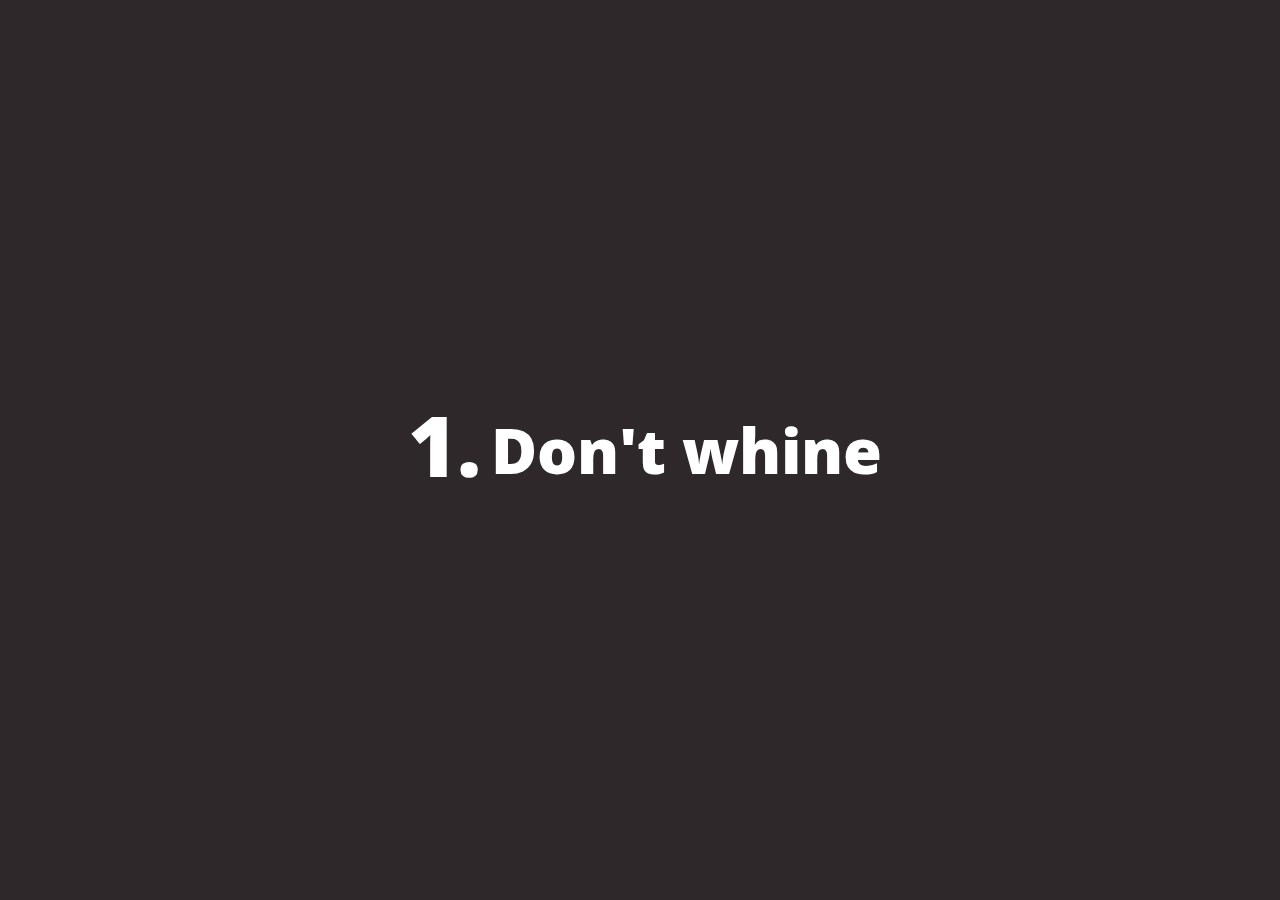
<file: instructionmanual.html>
<!DOCTYPE html>
<html lang="en">

<head>
    <meta charset="UTF-8">
    <meta name="viewport" content="width=device-width, initial-scale=1.0">
    <meta name="description" content="">
    <meta name="keywords" content="">
    <meta name="author" content="Michele De Giorgi">

    <title>Destruction/Instruction Manual - The Digital Humanities 2.0</title>

    <link rel="stylesheet" type="text/css" href="css/style.css">
    <link rel="icon" type="image/png" href="img/favicon.gif">
    <script src="script/main.js"></script>
</head>

<body class="instructionmanual">
    <div class="wrapper">
        <div class="slider">
            <div class="slide slide1">
                <div class="slide-content">
                    <span class="rulenumber">1.</span><span>Don't whine</span>
                </div>
            </div>
            <div class="slide slide2">
                <div class="slide-content">
                    <span class="rulenumber">2.</span><span>Spread the word</span>
                </div>
            </div>
            <div class="slide slide3">
                <div class="slide-content">
                    <span class="rulenumber">3.</span><span>Throw an idea</span>
                </div>
            </div>
            <div class="slide slide4">
                <div class="slide-content">
                    <span class="rulenumber">4.</span><span>Join up</span>
                </div>
            </div>
            <div class="slide slide5">
                <div id="slide-content-5" class="slide-content">
                    <a href="#Ready"><button id="button5"><span>5. Move on</span></button></a>
                </div>
            </div>
        </div>
    </div>

</body>

</html>
</file>
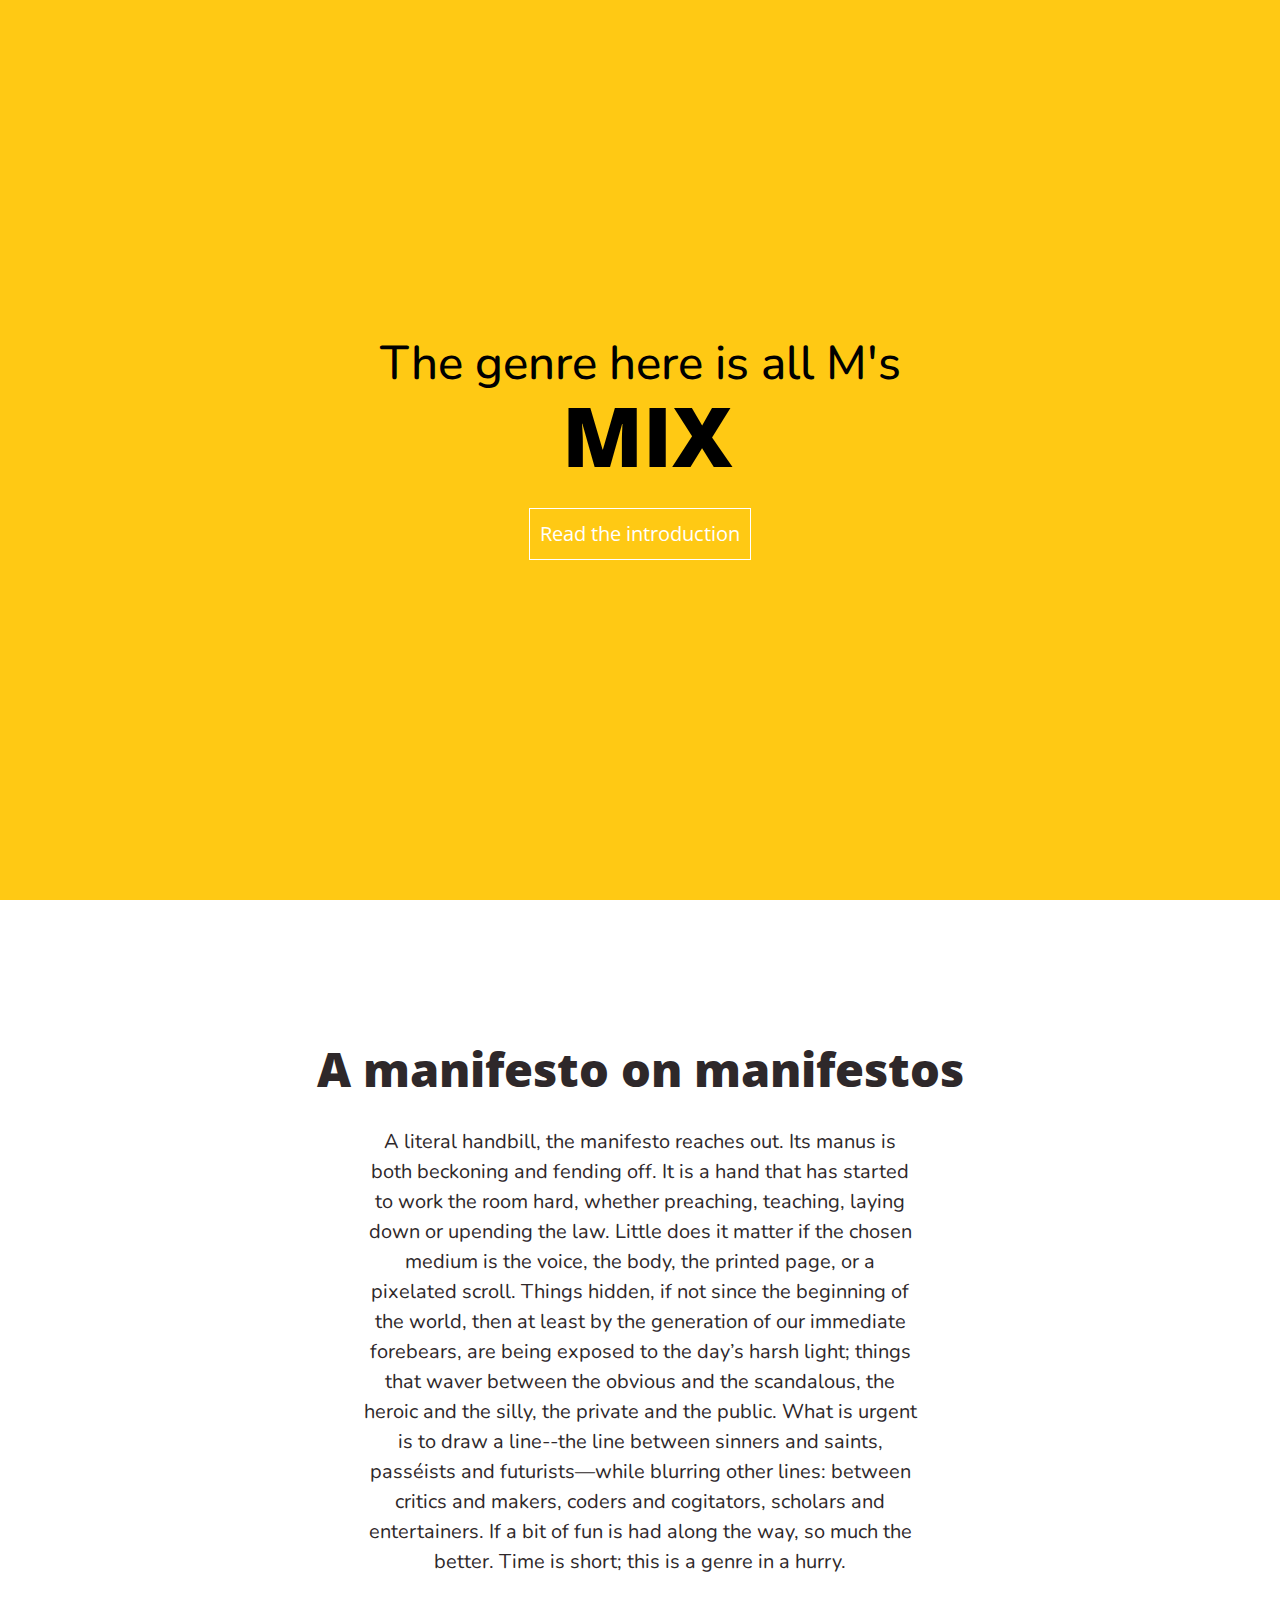
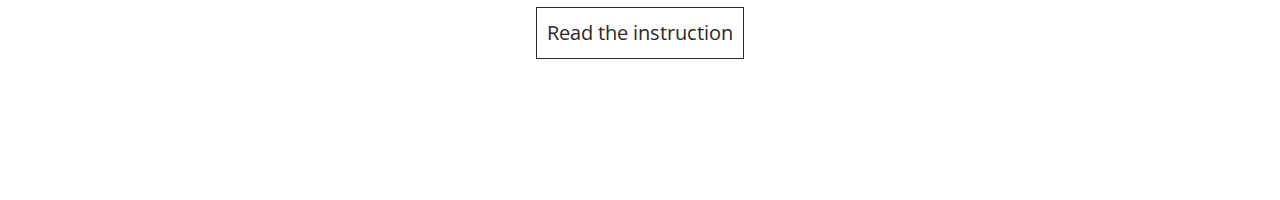
<file: introduction.html>
<!DOCTYPE html>
<html lang="en">

<head>
    <meta charset="UTF-8">
    <meta name="viewport" content="width=device-width, initial-scale=1.0">
    <meta name="description" content="">
    <meta name="keywords" content="">
    <meta name="author" content="Michele De Giorgi">

    <title>A manifesto on manifestos - The Digital Humanities 2.0</title>

    <link rel="stylesheet" type="text/css" href="css/style.css">
    <link rel="icon" type="image/png" href="img/favicon.gif">
    <script src="script/main.js"></script>
</head>

<body class="introduction">
    <section class="intro-header">
        <div class="container">
            <p>The genre here is all M's</p>
            <div class="slider-wrapper">
                <div class="slider">
                    <div class="slider-text1">Mix</div>
                    <div class="slider-text2">Match</div>
                    <div class="slider-text3">Mash</div>
                    <div class="slider-text4">Manifest</div>
                </div>
            </div>
            <a href="#intro-content" class="btn">Read the introduction</a>
        </div>
    </section>

    <section id="intro-content">
        <div class="container">
            <h2>A manifesto on manifestos</h2>
            <p>
                A literal handbill, the manifesto reaches out.
                Its manus is both beckoning and fending off.
                It is a hand that has started to work the room hard,
                whether preaching, teaching, laying down or upending the law.
                Little does it matter if the chosen medium is the voice, the body,
                the printed page, or a pixelated scroll.
                Things hidden, if not since the beginning of the world, then at least
                by the generation of our immediate forebears, are being exposed to the day’s harsh light;
                things that waver between the obvious and the scandalous, the heroic and the silly,
                the private and the public. What is urgent is to draw
                a line--the line between sinners and saints, passéists and futurists—while blurring other lines:
                between critics and makers, coders and cogitators, scholars and entertainers.
                If a bit of fun is had along the way, so much the better.
                Time is short; this is a genre in a hurry.
            </p>
            <a href="instructionmanual.html" class="btn">Read the instruction</a>
        </div>
    </section>
</body>

</html>
</file>
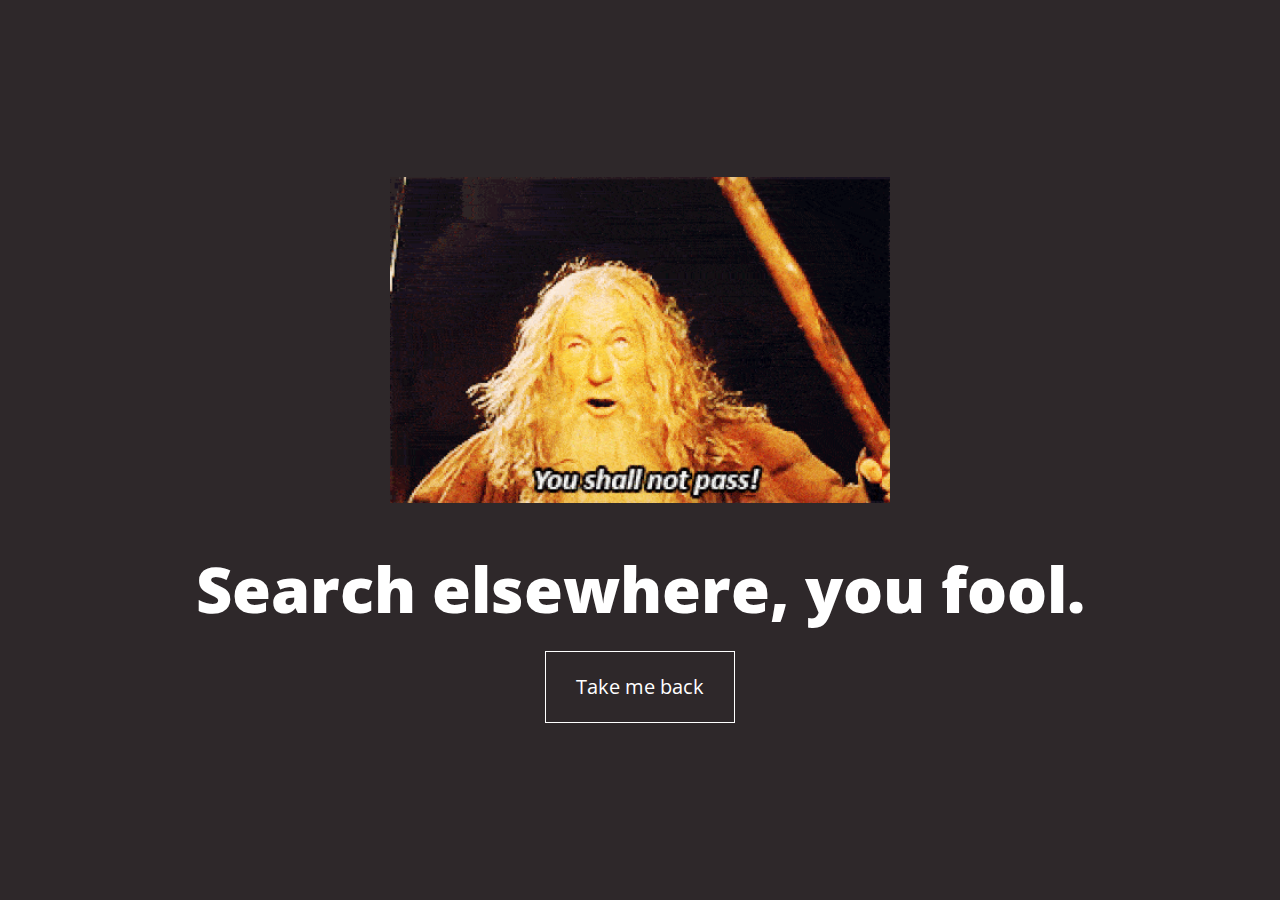
<file: searchelsewhere.html>
<!DOCTYPE html>
<html lang="en">

<head>
    <meta charset="UTF-8">
    <meta name="viewport" content="width=device-width, initial-scale=1.0">
    <meta name="description" content="">
    <meta name="keywords" content="">
    <meta name="author" content="Michele De Giorgi">

    <title>Search elsewhere, you fool</title>

    <link rel="stylesheet" type="text/css" href="css/style.css">

    <script src="script/main.js"></script>
</head>

<body class="searchelsewhere">
    <section class="nopage">
        <div class="container">
            <img src="img/youshallnotpass.gif" alt="">
            <h1>Search elsewhere, you fool.</h1>
            <a href="beforewestart.html" class="btn">Take me back</a>
        </div>
    </section>
</body>

</html>
</file>
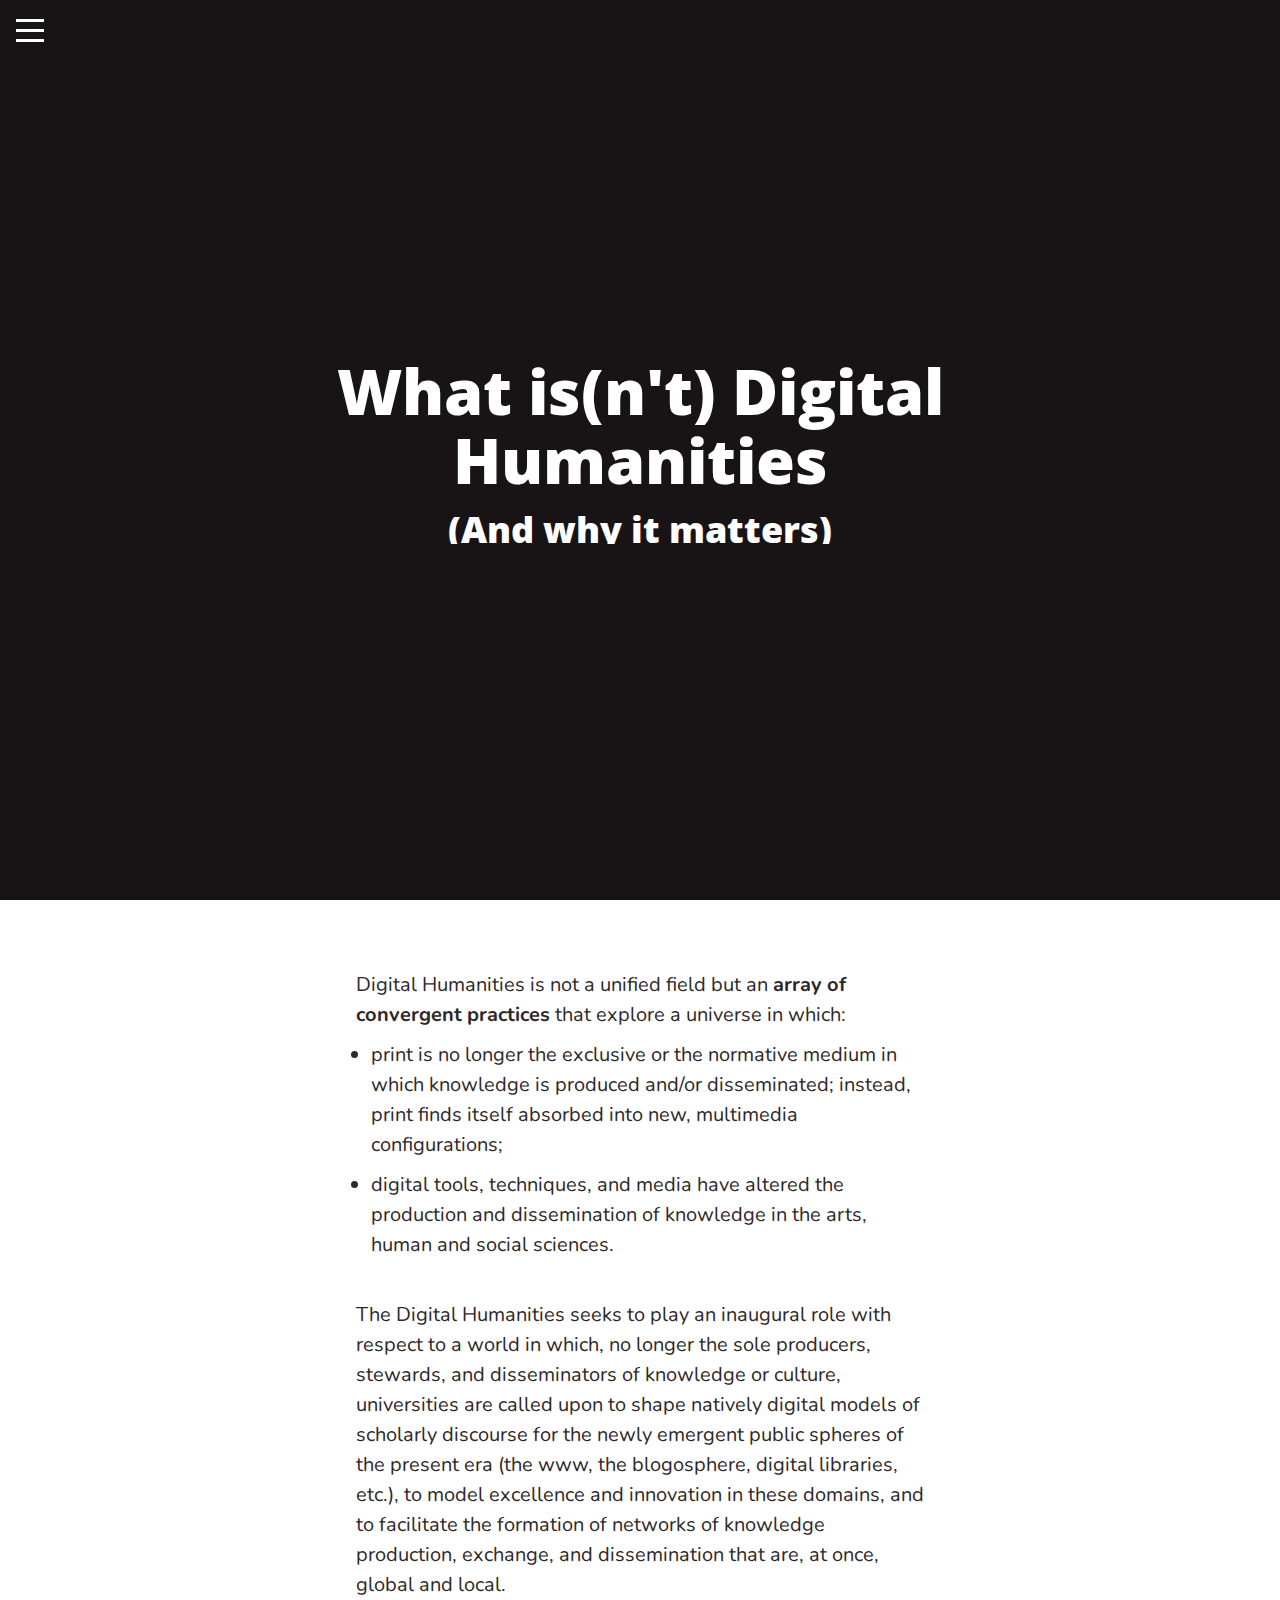
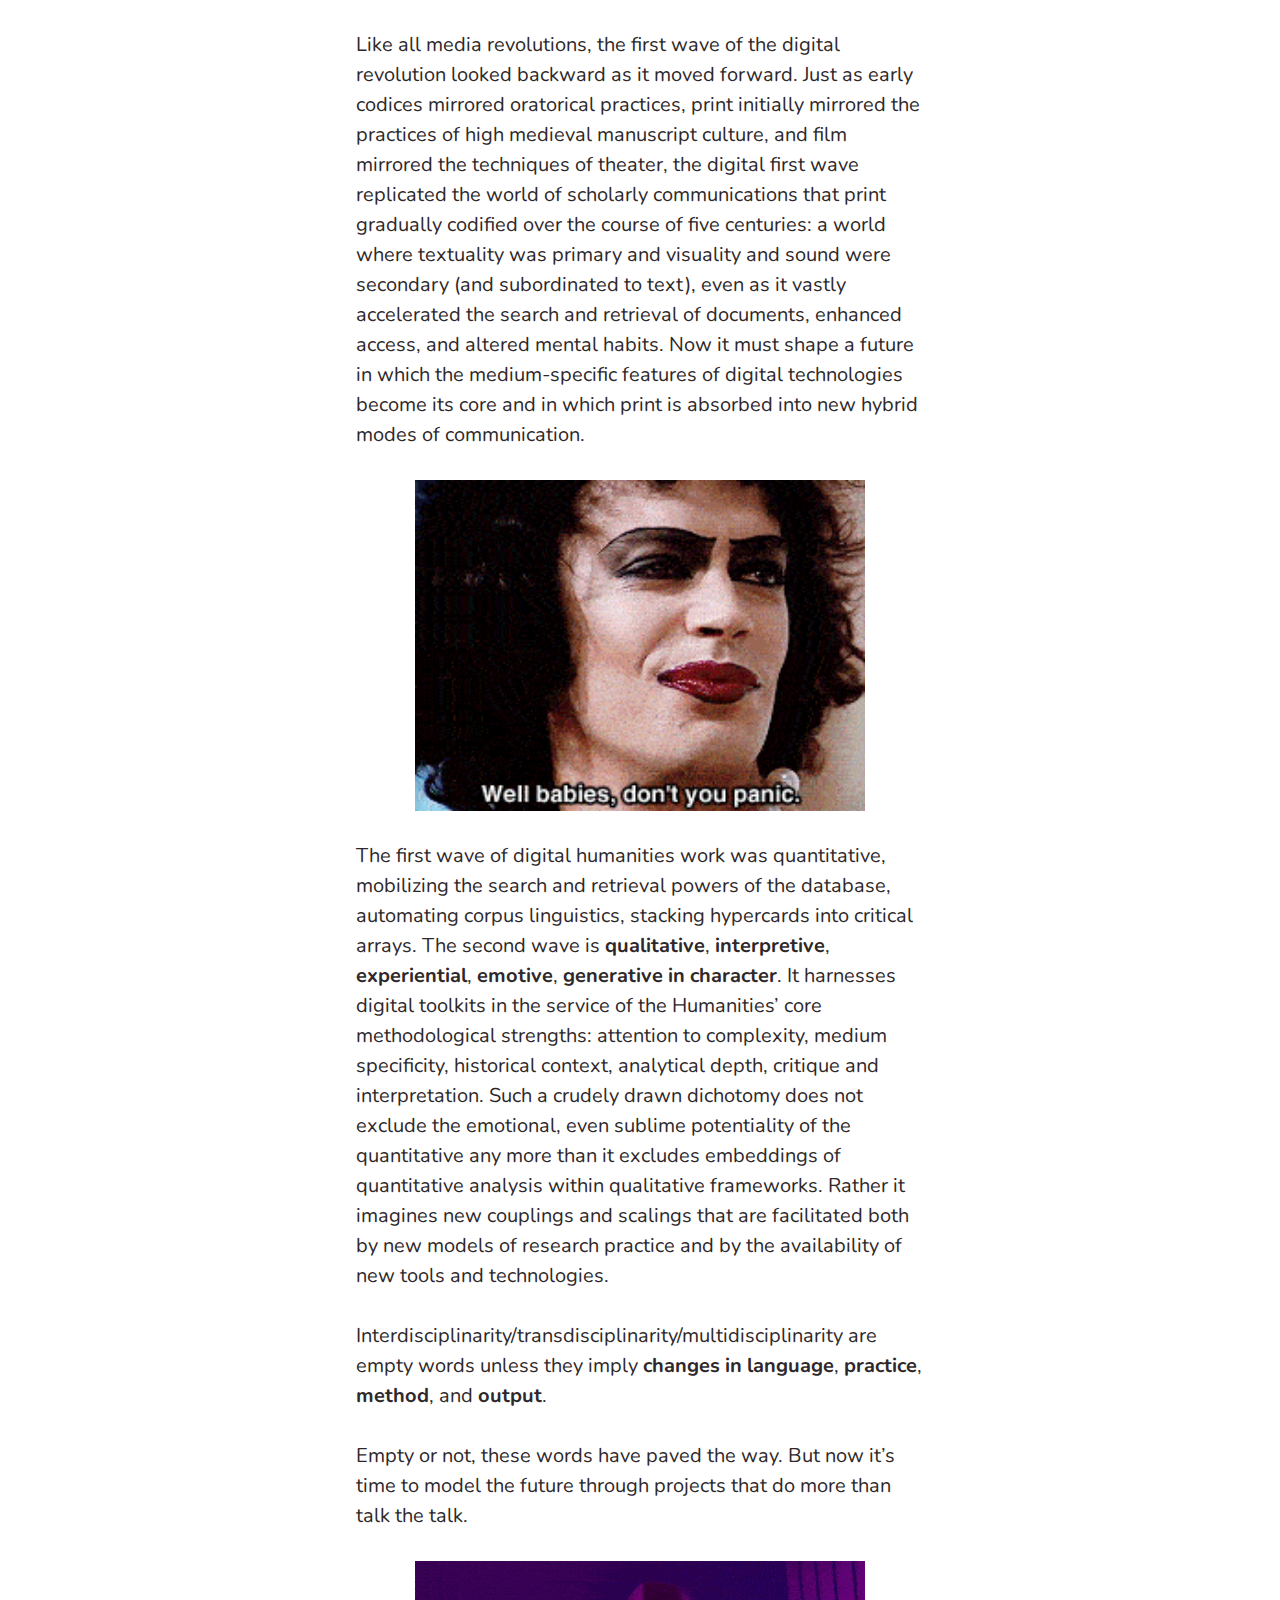
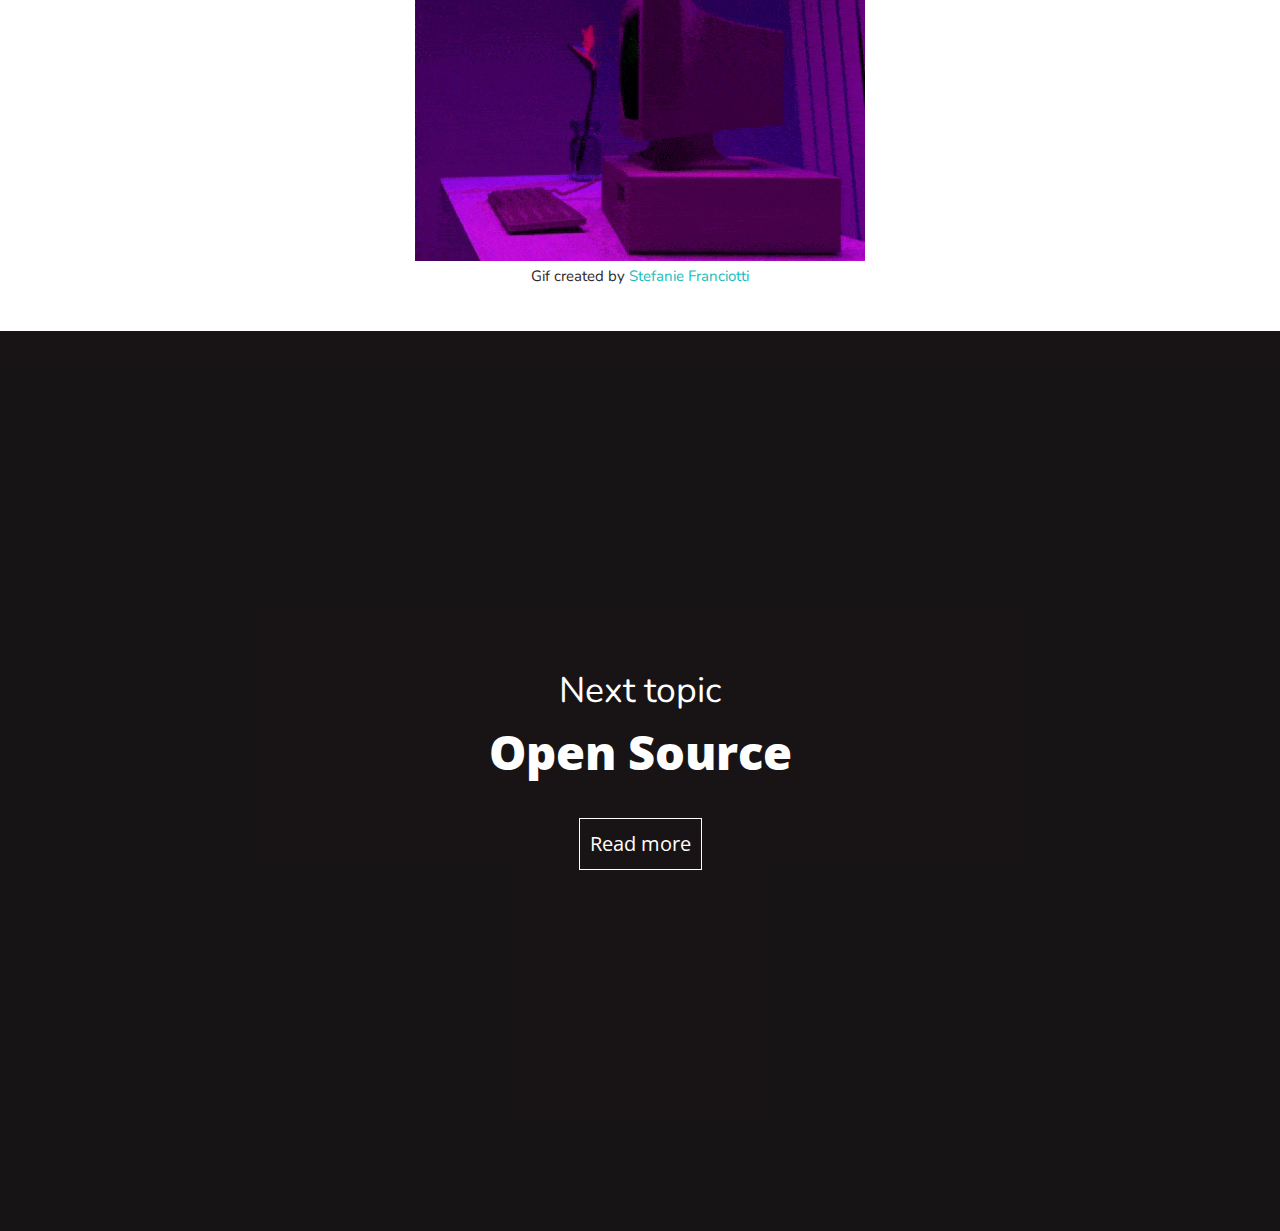
<file: topic/whatdh.html>
<!DOCTYPE html>
<html lang="en">


<head>
    <meta charset="UTF-8">
    <meta name="viewport" content="width=device-width, initial-scale=1.0">
    <meta name="description" content="">
    <meta name="keywords" content="">
    <meta name="author" content="Michele De Giorgi">

    <title>What is(n't) Digital Humanities - The Digital Humanities 2.0</title>

    <link rel="stylesheet" type="text/css" href="../css/style.css">
    <link rel="stylesheet" type="text/css" href="../css/menu.css">
    <link rel="icon" type="image/png" href="../img/favicon.gif">
    <script src="../script/main.js"></script>
</head>

<body class="topicpage">
    <!-- Navbar -->
    <div class="menu-wrap">
        <input type="checkbox" id="toggler" class="toggler">
        <div class="hamburger">
            <div id="hamburger"></div>
        </div>
        <div class="menu">
            <div id="menubackground">
                <div>
                    <ul>
                        <li><a href="../index.html">Home</a></li>
                        <li><a href="../instructionmanual.html">Instruction Manual</a></li>
                        <li><a id="aboutmenu" href="../index.html#about">About</a></li>
                        <li><a href="whatdh.html">What is(n't) Digital Humanities</a></li>
                        <li><a href="opensource.html">Open Source</a></li>
                        <li><a href="generativehumanities.html">Generative Humanities</a></li>
                        <li><a href="processgod.html">Process is the new god</a></li>
                        <li><a href="theorypractice.html">Making theory, making practice</a></li>
                        <li><a href="curation.html">Curation</a></li>
                        <li><a href="discfinitude.html">Disciplinary finitude</a></li>
                        <li><a href="beyonddh.html">Beyond Digital Humanities</a></li>
                    </ul>
                </div>
            </div>
        </div>
    </div>

    <section class="intro-showcase">
        <div class="video-container topic1">
            <video src="https://i.imgur.com/sVNxs60.mp4" autoplay muted loop></video>
        </div>
        <div class="container">
            <h1>What is(n't) Digital Humanities</h1>
            <h3>(And why it matters)</h3>
        </div>
    </section>

    <section class="topic-content">
        <div class="content-container">
            <p>
                Digital Humanities is not a unified field but an <strong>array of convergent practices</strong>
                that explore a universe in which:
            </p>
            <ul>
                <li>
                        print is no longer the exclusive or the normative medium in which knowledge
                        is produced and/or disseminated; instead, print finds itself absorbed into new,
                        multimedia configurations;
                </li>
                <li>
                        digital tools, techniques, and media have altered the production and dissemination
                        of knowledge in the arts, human and social sciences.
                </li>
            </ul>
            <p>
                The Digital Humanities seeks to play an inaugural role with respect to a world in which, no longer
                the sole producers, stewards, and disseminators of knowledge or culture, universities are called upon
                to shape natively digital models of scholarly discourse for the newly emergent public spheres of the
                present
                era (the www, the blogosphere, digital libraries, etc.), to model excellence and innovation in these
                domains, and to facilitate the formation of networks of knowledge production, exchange, and
                dissemination
                that are, at once, global and local.
            </p>
            <p>
                Like all media revolutions, the first wave of the digital revolution looked backward as it moved
                forward.
                Just as early codices mirrored oratorical practices, print initially mirrored the practices of high
                medieval
                manuscript culture, and film mirrored the techniques of theater, the digital first wave replicated the
                world
                of scholarly communications that print gradually codified over the course of five centuries: a world
                where
                textuality was primary and visuality and sound were secondary (and subordinated to text), even as it
                vastly
                accelerated the search and retrieval of documents, enhanced access, and altered mental habits. Now it
                must
                shape a future in which the medium-specific features of digital technologies become its core and in
                which
                print is absorbed into new hybrid modes of communication.
            </p>
            <img src="../img/dontpanic.gif" alt="Tim Curry in 'The Rocky Horror Picture Show' saying don't you panic baby">
            <p>
                The first wave of digital humanities work was quantitative, mobilizing the search and retrieval powers
                of
                the database, automating corpus linguistics, stacking hypercards into critical arrays. The second wave
                is
                <strong>qualitative</strong>, <strong>interpretive</strong>, <strong>experiential</strong>,
                <strong>emotive</strong>,
                <strong>generative in character</strong>. It harnesses digital toolkits in
                the service of the Humanities’ core methodological strengths: attention to complexity, medium
                specificity,
                historical context, analytical depth, critique and interpretation. Such a crudely drawn dichotomy does
                not
                exclude the emotional, even sublime potentiality of the quantitative any more than it excludes
                embeddings of
                quantitative analysis within qualitative frameworks. Rather it imagines new couplings and scalings that
                are
                facilitated both by new models of research practice and by the availability of new tools and
                technologies.
            </p>
            <p>
                Interdisciplinarity/transdisciplinarity/multidisciplinarity are empty words unless they imply
                <strong>changes in
                    language</strong>, <strong>practice</strong>, <strong>method</strong>, and <strong>output</strong>.
            </p>
            <p>
                Empty or not, these words have paved the way. But now it’s time to model the future through projects
                that do
                more than talk the talk.
            </p>
            
            <figure>
                <img src="../img/comehere.gif" alt="A digital hand comes out from a monitor and invites us to follow it">
                <figcaption>Gif created by <a href="https://giphy.com/stefanie_franciotti" target="_blank" rel="noopener noreferrer">Stefanie Franciotti</a></figcaption>
            </figure>
        </div>
    </section>

    <section class="next-topic-showcase">
        <div class="video-container topic1">
            <video src="https://i.imgur.com/KFdgv0i.mp4" autoplay muted loop></video>
        </div>
        <div class="container">
            <p>Next topic</p>
            <h2>Open Source</h2>
            <a href="opensource.html" class="btn">Read more</a>
        </div>
    </section>

</body>

</html>
</file>
<file: css/style.css>
@import url('https://fonts.googleapis.com/css2?family=Open+Sans:ital,wght@0,300;0,400;0,600;0,700;0,800;1,300;1,400;1,600;1,700;1,800&display=swap');
@import url('https://fonts.googleapis.com/css2?family=Nunito:ital,wght@0,200;0,300;0,400;0,600;0,700;0,800;0,900;1,200;1,300;1,400;1,600;1,700;1,800;1,900&display=swap');

/* Reset for box-sizing */
*,
*::before,
*::after {
    box-sizing: border-box;
    margin: 0;
    padding: 0;
}

html {
    scroll-behavior: smooth;
}

body {
    font-family: 'Open Sans', sans-serif, 'Nunito', sans-serif;
    font-size: 1.25em;
    line-height: 1.5em;
    margin: 0;
    padding: 0;
}

.main {
    opacity: 0;
    display: none;
    transition: opacity 2s ease-in;
}

.container {
    width: 100%;
    margin: auto;
    text-align: center;
    overflow: hidden;
    padding: 0rem 1rem;
}

/* Typography */
h1,
h2,
h3,
h4 {
    font-family: 'Open Sans', sans-serif;
    font-weight: 800;
}

p {
    font-family: 'Nunito', sans-serif;
}

/* Buttons */
.btn {
    display: inline-block;
    padding: 20px 35px;
    background: rgba(1, 0, 0, 0);
    color: #fff;
    border-radius: 0px;
    border: 1px #fff solid;
    margin-top: 5px;
    font-size: 0.75em;
    text-decoration: none;
    cursor: pointer;
}

.btn:hover {
    background: #17bebbff;
    transform: scale(0.98);
}

/* Before we start page*/
.intro-showcase {
    position: relative;
    width: 100%;
    height: 100vh;
    display: flex;
    flex-direction: column;
    align-items: center;
    justify-content: center;
    text-align: center;
    padding: 0 20px;
    color: #FFF;
}

.intro-showcase .btn {
    margin: 10px 50px;
}

.intro-showcase #no:hover {
    background-color: #e4572eff;
}

.intro-showcase h1 {
    line-height: 1.1em;
    font-weight: 800;
    font-size: 1.777em;
    margin-bottom: 20px;
}

.video-container {
    position: absolute;
    top: 0;
    left: 0;
    width: 100%;
    height: 100%;
    overflow: hidden;
    background: center / cover no-repeat url(mg/intro-cover.jpg), #2e282aff;
}

.video-container video {
    min-width: 100%;
    min-height: 100%;
    object-fit: cover;
    position: absolute;
    top: 50%;
    left: 50%;
    transform: translate(-50%, -50%);
}

.video-container::after {
    content: "";
    position: absolute;
    top: 0;
    left: 0;
    height: 100%;
    width: 100%;
    background-color: rgba(1, 0, 0, 0.5)
}

.intro-showcase .container {
    z-index: 10;
}

/* Search elsewhere page */
.nopage {
    display: flex;
    justify-content: center;
    align-items: center;
    height: 100vh;
    background: #2e282aff;
}

.nopage img {
    width: 100%;
}

.nopage h1 {
    color: #fff;
    font-size: 1.777em;
    line-height: 1.2em;
    margin: 40px 0px 20px 0px;
}

.nopage .btn {
    padding: 10px 10px;
}

.nopage .btn:hover {
    background-color: #e4572eff;
}

/* Introduction page */
.intro-header {
    background-color: #ffc914ff;
    height: 100vh;
    display: flex;
    justify-content: center;
    align-items: center;
}

.intro-header .container p {
    font-size: 1.777em;
    font-weight: 500;
    line-height: 1em;
}

.slider-wrapper {
    font-size: 2.369em;
    font-weight: 800;
    font-family: 'Open Sans', sans-serif;
    text-transform: uppercase;
    display: flex;
    align-items: center;
    justify-content: center;
    margin-top: 20px;
}

.intro-header .slider {
    height: 70px;
    padding-top: 10px;
    padding-left: 15px;
    overflow: hidden;
}

.intro-header .slider div {
    height: 50px;
    margin-bottom: 50px;
    padding: 2px 15px;
    text-align: center;
    box-sizing: border-box;
}

.slider-text1 {
    animation: slide 2.5s linear infinite;
}

@keyframes slide {
    0% {
        margin-top: -400px;
    }

    11% {
        margin-top: -300px;
    }

    22% {
        margin-top: -300px;
    }

    33% {
        margin-top: -200px;
    }

    44% {
        margin-top: -200px;
    }

    55% {
        margin-top: -100px;
    }

    66% {
        margin-top: -100px;
    }

    77% {
        margin-top: 0px;
    }

    100% {
        margin-top: 0px;
    }
}

#intro-content {
    height: 100vh;
    width: 100%;
    display: flex;
    justify-content: center;
    align-items: center;
}

#intro-content .container {
    padding: 50px 15px;
}

#intro-content .container h2 {
    color: #2e282aff;
    font-size: 1.777em;
    line-height: 1.2em;
    margin-bottom: 30px;
}

#intro-content .container p {
    color: #2e282aff;
}

.intro-header .btn {
    margin-top: 30px;
    padding: 10px 10px;
}

#intro-content .btn {
    margin-top: 30px;
    padding: 10px 10px;
    border: 1px solid #2e282aff;
    color: #2e282aff;
}

.intro-header .btn:hover {
    background: #2e282aff;
}

#intro-content .btn:hover {
    background: #2e282aff;
    border: 1px solid #FFF;
    color: #fff;
}

/* Instruction manual page */
.wrapper {
    position: relative;
    margin: 0;
    padding: 0;
}

.slide-content {
    display: flex;
    justify-content: center;
    align-items: center;
    height: 100vh;
    color: #fff;
    cursor: pointer;
}

.slide-content span:first-child {
    color: #fff;
    font-size: 1.777em;
    margin-top: -3px;
}

.slide-content span {
    margin-left: 10px;
    font-size: 1.777em;
    font-weight: 800;
}


.slide1 {
    background: #2e282aff;
    -webkit-touch-callout: none;
    -webkit-user-select: none;
    -khtml-user-select: none;
    -moz-user-select: none;
    -ms-user-select: none;
    user-select: none;
}

.slide2 {
    background: #ffc914ff;
    -webkit-touch-callout: none;
    -webkit-user-select: none;
    -khtml-user-select: none;
    -moz-user-select: none;
    -ms-user-select: none;
    user-select: none;
}

.slide3 {
    background: #e4572eff;
    -webkit-touch-callout: none;
    -webkit-user-select: none;
    -khtml-user-select: none;
    -moz-user-select: none;
    -ms-user-select: none;
    user-select: none;
}

.slide4 {
    background: #76b041ff;
    -webkit-touch-callout: none;
    -webkit-user-select: none;
    -khtml-user-select: none;
    -moz-user-select: none;
    -ms-user-select: none;
    user-select: none;
}

.slide5 {
    background: #17bebbff;
    -webkit-touch-callout: none;
    -webkit-user-select: none;
    -khtml-user-select: none;
    -moz-user-select: none;
    -ms-user-select: none;
    user-select: none;
}

.slide-content #button5 span {
    font-family: 'Open Sans', sans-serif;
    color: #fff;
    font-size: 2.369em;
    margin-top: 0;
}

.slide5 #button5 {
    height: 20px;
    width: auto;
    background: rgba(0, 0, 0, 0);
    border: 0;
    animation: CreateButton 1s ease 1 normal forwards;
    cursor: pointer;
}

.slide5 #button5:hover {
    background: #e4572eff;
    transform: scale(0.98);
}

@keyframes CreateButton {
    from {
        border: 0 #fff solid;
        padding: 0;
        padding-top: 0;
        height: 0;
    }

    to {
        border: 1px #fff solid;
        padding: 10px 10px;
        height: 100px;

    }
}

#Ready {
    display: flex;
    flex-direction: column;
    align-items: center;
    justify-content: center;
    height: 100vh;
}

#Ready h2 {
    color: #2e282aff;
    font-size: 1.777em;

}

#Ready p {
    font-family: 'Nunito', sans-serif;
    color: #2e282aff;
    font-size: 1em;
    margin-top: 35px;
}

#Ready .btn {
    margin-top: 25px;
    padding: 10px 10px;
    border: 1px solid #2e282aff;
    color: #2e282aff;
    cursor: pointer;
}

/* Homepage */
.topic {
    display: flex;
    align-items: center;
    justify-content: center;
    height: 50vh;
    width: 100%;
    line-height: 1.6em;
    font-size: 1em;
}

.topic h2 {
    line-height: 1.1em;
    padding: 35px 0;
}

.topic .btn {
    padding: 5px 15px;
}

.topic1 {
    background: #2e282aff;
    color: #fff;
}

.topic2 {
    background: #17bebbff;

    color: #fff;
}

.topic3 {
    background: #ffc914ff;
    color: #fff;
}

.topic4 {
    background: #76b041ff;
    color: #fff;
}

.topic5 {
    background: #2e282aff;
    color: #fff;
}

.topic6 {
    background: #17bebbff;
    color: #fff;
}

.topic7 {
    background: #76b041ff;
    color: #fff;
}

.topic8 {
    background: #e4572eff;
    color: #fff;
}

.topic .btn:hover {
    background: #fff;
    color: #2e282aff;
}

#about {
    background: #2e282aff;
    height: auto;
    width: 100%;
    height: auto;
    padding: 50px 0;
}

#about .container {
    text-align: start;
}

#about .container h2 {
    text-align: center;
    color: #fff;
    font-size: 1.777em;
    line-height: 1.2em;
    margin: 0;
    padding: 15px;
}

#about .container blockquote {
    font-family: 'Nunito', sans-serif;
    font-size: 1em;
    color: #fff;
    margin: 0 0 20px 0;
}

#about .container blockquote>p {
    font-size: 0.75em;
    margin: 5px;
    padding: 0;
}

#about .container p {
    color: #fff;
    margin: 25px 0;
}

#about .container p a {
    color: #17bebbff;
    text-decoration: none;
}

#about .container p>a:hover {
    text-decoration: underline;
}

#about .credits {
    font-size: 0.75em;
}

/* Topic related code */
.topic-content {
    width: 100%;
    height: auto;
    display: flex;
    justify-content: center;
    font-family: 'Nunito', sans-serif;
    color: #2e282aff;
    padding: 0;
}

.topic-content h2,
.topic-content h3 {
    text-align: center;
    margin-top: 65px;
    line-height: 1.1em;
}

.topic-content h3 {
    margin-bottom: 20px;
}

.topic-content p {
    margin: 30px 0;
}

.topic-content p>img {
    padding: 30px 0;
}

.topic-content ul {

    margin: -20px 0px 30px 15px;
}

.topic-content ul li {
    padding-bottom: 10px;
}

.topic-content img {
    display: block;
    margin: auto;
    width: 100%;
}

.topic-content picture {
    display: block;
    margin: 30px auto;
    margin: 30px 0;
}

.topic-content picture>p {
    margin-top: 5px;
    margin-bottom: 50px;
}

.topic-content figcaption {
    text-align: center;
    font-size: 0.75em;
}

.topic-content figcaption a {
    color: #17bebbff;
    text-decoration: none;
}

.topic-content figcaption a:hover {
    text-decoration: underline;
}

.content-container {
    margin: 0;
    overflow: hidden;
    padding: 2.5rem 1rem;
    width: 30em;
}

.next-topic-showcase {
    position: relative;
    width: 100%;
    height: 100vh;
    display: flex;
    flex-direction: column;
    align-items: center;
    justify-content: center;
    text-align: center;
    padding: 0 20px;
    color: #FFF;
}

.next-topic-showcase .container {
    z-index: 10;
}

.next-topic-showcase .btn {
    padding: 10px
}

.next-topic-showcase .container .btn:hover {
    transform: scale(0.98);
    background: #fff;
    color: #000;
}

.next-topic-showcase h2 {
    font-size: 1.777em;
    line-height: 1.3em;
    margin: 15px 0;
}

.next-topic-showcase p {
    font-size: 1.333em;
    margin: 5px 0;
}

.next-topic-showcase .btn {
    margin: 20px 0;
}

/* What is(n't) Digital Humanities page */
.topic1 video {
    left: 90%;
}

/* Open source page */
.topic-slide-content {
    display: flex;
    justify-content: center;
    align-items: center;
    flex-direction: column;
    min-height: 85vh;
    color: #fff;
    cursor: pointer;
    padding: 20px;
    text-align: center;
}

.topicslider {
    display: flex;
    align-items: center;
    flex-direction: column;
}

.topicslider h2 {
    text-align: center;
    font-size: 1.777em;
    line-height: 1.2em;
    color: #2e282aff;
    margin: 30px 0;
}

.topicslider img {
    width: 100%;
}

.topicslider .slide1 {
    background: #76b041ff;
}

.topicslider .slide2 {
    background: #ffc914ff;
}

.topicslider .slide3 {
    background: #e4572eff;
}

.topic-slide-content span {
    font-size: 2.369em;
    font-weight: 800;
    margin: 40px 0;
}

/* Process is the new god page */
.topic-content .content-container span {
    text-decoration: line-through;
}

.topic-content .chad,
.topic-content .virgin {
    margin: 30px 0;
    display: flex;
    align-items: center;
    flex-direction: column;
}

.topic-content .chad img,
.topic-content .virgin img {
    width: 50%;
    margin: 15px 0 35px 0;
}

/* Making theory, making practice page */
.topic-content .logo {
    width: 200px;
}

/* Media queries */
@media screen and (min-width: 480px) {
    .container {
        width: 100%;
    }

    /* Topic related code */
    .intro-showcase h1 {
        font-size: 2.369em;
    }

    .intro-showcase h3 {
        font-size: 1.333em;
    }

    .topic-content h2 {
        font-size: 1.777em;
    }

    .topic-content h3 {
        font-size: 1em;
    }

    .topic-content img {
        width: 450px;
    }

    .next-topic-showcase h2 {
        font-size: 1.777em;
    }

    /* Search elsewhere page */
    .nopage img {
        width: 400px;
    }

    /* Introduction page*/
    .slider-wrapper {
        font-size: 3.157em;
    }

    #intro-content .container h2 {
        font-size: 2.369em;
    }

    #intro-content .container {
        width: 80%;
    }

    /* Instruction */
    .slide-content span:first-child {
        font-size: 2.369em;
    }

    .slide-content span {
        font-size: 2.369em;
        font-weight: 800;
    }

    #Ready h2 {
        font-size: 2.369em;
    }

    #Ready p {
        font-size: 1em;
    }

    /* Homepage */
    .topic .btn {
        font-size: 0.75em;
    }

    .topic {
        font-size: 1.333em;
    }

    #about .container h2 {
        font-size: 2.369em;
    }

    /* What isn't Digital Humanities page */
    .video-container video {
        left: 450px;
    }

    /* Open source page */
    .topicslider img {
        width: 450px;
        margin-bottom: 30px;
    }

    /* Process is the new god page */
    .topic-content .chad img,
    .topic-content .virgin img {
        width: 200px;
        height: auto;
    }
}

@media screen and (min-width: 768px) {
    .container {
        width: 80%;
    }

    .btn {
        font-size: 1em;
    }

    /* Before we start page*/
    .intro-showcase h1 {
        font-size: 2.369em;
    }

    .intro-showcase .container {
        width: 80%;
    }

    /* Search elsewhere page */
    .nopage h1 {
        font-size: 2.369em;
    }

    .nopage img {
        width: 400px;
    }

    /* Introduction page */
    .slider-wrapper {
        font-size: 3.157em;
    }

    #intro-content .container p {
        padding: 0 80px;
    }

    #intro-content .container h2 {
        font-size: 2.369em;
    }

    /* Instruction */
    .slide-content span {
        font-size: 3.157em;
    }

    .slide-content span:first-child {
        font-size: 4.209em;
        margin-top: -10px;
    }

    .slide-content #button5 span {
        font-size: 3.157em;
    }

    .slide-content #button5 span {
        font-size: 4.209em;
    }

    @keyframes CreateButton {
        from {
            border: 0 #fff solid;
            padding: 0;
            padding-top: 0;
            height: 0;
        }

        to {
            border: 1px #fff solid;
            padding: 10px 10px;
            height: 120px;

        }
    }

    #Ready h2 {
        font-size: 3.157em;
    }

    #Ready p {
        font-size: 1em;
        margin-top: 50px;
        margin-bottom: 10px;
    }

    /* Homepage */
    .pagetitle {
        font-size: 1.777em;
    }

    .topic .btn {
        font-size: 0.75em;
    }

    .topic {
        font-size: 1.333em;
    }

    #about .container h2 {
        font-size: 3.157em;
    }

    #about .container {
        text-align: center;
    }

    #about .container p,
    #about .container blockquote {
        padding: 0 80px;
    }

}

@media screen and (min-width: 992px) {
    .container {
        width: 80%;
    }

    /* Topic related code */
    .intro-showcase h1 {
        font-size: 3.157em;
    }

    .intro-showcase h3 {
        font-size: 1.777em;
    }

    .topic-content h2 {
        font-size: 1.777em;
    }

    .topic-content h3 {
        font-size: 1em;
    }

    .topic-content img {
        width: 450px;
    }

    .next-topic-showcase h2 {
        font-size: 2.369em;
    }

    .next-topic-showcase p {
        font-size: 1.777em;
    }


    /* Before we start page*/
    .intro-showcase .container {
        width: 80%;
    }

    /* Search elsewhere page */
    .nopage h1 {
        font-size: 2.369em;
    }

    .nopage .btn {
        padding: 20px 30px;
    }

    .nopage img {
        width: 400px;
    }

    /* Introduction page */
    .slider-wrapper {
        font-size: 3.157em;
    }

    #intro-content .container p {
        padding: 0 150px;
    }

    #intro-content .container h2 {
        font-size: 2.369em;
    }

    /* Homepage */
    #about .container p,
    #about .container blockquote {
        padding: 0 150px;
    }

    /* Instruction */
    .slide-content span {
        font-size: 3.157em;
    }

    .slide-content span:first-child {
        font-size: 4.209em;
        margin-top: -10px;
    }

    .slide-content #button5 span {
        font-size: 3.157em;
    }

    .slide-content #button5 span {
        font-size: 4.209em;
    }

    @keyframes CreateButton {
        from {
            border: 0 #fff solid;
            padding: 0;
            padding-top: 0;
            height: 0;
        }

        to {
            border: 1px #fff solid;
            padding: 10px 10px;
            height: 120px;

        }
    }

    #Ready h2 {
        font-size: 3.157em;
    }

    #Ready p {
        font-size: 1.333em;
        margin-top: 50px;
        margin-bottom: 20px;
    }

    /* Homepage */
    .topics {
        display: flex;
        flex-wrap: wrap;
    }

    .topic {
        width: 50%;
    }

    /* What isn't Digital Humanities page */
    .video-container video {
        left: 50%;
    }


    /* Open source page */
    .topic-slide-content {
        padding: 20px 220px;
    }

    .topic-slide-content span {
        font-size: 3.157em;
    }

    .topicslider img {
        width: 500px;
    }
}

@media screen and (min-width: 1200px) {
    .container {
        width: 80%;
    }

    /* Before we start page*/
    .intro-showcase .container {
        width: 80%;
    }

    /* Search elsewhere page */
    .nopage h1 {
        font-size: 3.157em;
    }

    .nopage img {
        width: 500px;
    }

    /* Introduction page */
    .slider-wrapper {
        font-size: 4.209em;
    }

    .intro-header .container p {
        font-size: 2.369em;
        font-weight: 500;
    }

    #intro-content .container p {
        padding: 0 220px;
    }

    #intro-content .container h2 {
        font-size: 2.369em;
    }

    /* Homepage */
    #about .container p,
    #about .container blockquote {
        padding: 0 200px;
    }

    /* Open source page */
    .topic-slide-content {
        padding: 20px 300px;
    }

    .topicslider img {
        width: 40%;
    }
}
</file>
<file: css/menu.css>
.menu-wrap {
    position: fixed;
    top: 0;
    left: 0;
    z-index: 99;
}

.menu-wrap .toggler {
    position: absolute;
    top: 0;
    left: 0;
    z-index: 999;
    cursor: pointer;
    width: 50px;
    height: 50px;
    opacity: 0;
}

.menu-wrap .hamburger {
    position: absolute;
    top: 0;
    left: 0;
    z-index: 1;
    padding: 1rem;
    width: 60px;
    height: 60px;
    display: flex;
    align-items: center;
    justify-content: center;
}

/* Hamburger line */
.menu-wrap .hamburger>div {
    position: relative;
    width: 100%;
    height: 3px;
    background-color: #fff;
    display: flex;
    align-items: center;
    justify-content: center;
    transition: all 0.4s ease;
}

/* Top and bottom lines */
.menu-wrap .hamburger>div::before,
.menu-wrap .hamburger>div::after {
    content: '';
    position: absolute;
    z-index: 1;
    top: -10px;
    width: 100%;
    height: 3px;
    background-color: inherit;
}

/* Moves line down */
.menu-wrap .hamburger>div::after {
    top: 10px;
}

/* Toggler animate */
.menu-wrap .toggler:checked+.hamburger>div {
    transform: rotate(135deg);
    background-color: #fff;
}

/* Turn lines into x */
.menu-wrap .toggler:checked+.hamburger>div::before,
.menu-wrap .toggler:checked+.hamburger>div::after {
    top: 0;
    transform: rotate(90deg);
}

/* Rotate on hover when checked */
.menu-wrap .toggler:checked:hover+.hamburger>div {
    transform: rotate(225deg);
}

/* Show menu */
.menu-wrap .toggler:checked ~ .menu{
    visibility: visible;
}

.menu-wrap .toggler:checked ~ .menu > div{
    transition-duration: 0.5s;
    left: 0%;   
}

.menu-wrap .toggler:checked ~ .menu > div > div{
   opacity: 1;
   transition: opacity 1s ease; 
}

#intro-showcase .container {
    position: relative;
}

.menu-wrap .menu {
    position: fixed;
    top: 0;
    left: 0;
    width: 100%;
    height: 100%;
    display: flex;
    align-items: center;
    justify-content: center;
    visibility: hidden;
    font-family: 'Open Sans', sans-serif;
    font-weight: 800;
}

.menu-wrap .menu>div {
    background: #ffc914ff;
    width: 100%;
    height: 200vh;
    display: flex;
    flex: none;
    align-items: center;
    justify-content: center;
    transition: all 0.2s ease;
    position: absolute;
    left: -100%;
}

.menu-wrap .menu>div>div {
    text-align: center;
    max-width: 90vh;
    max-height: 100vh;
    opacity: 0;
    transition: opacity 0.2s ease;
}

.menu-wrap .menu>div>div>ul {
    padding: 0%;
}

.menu-wrap .menu>div>div>ul>li {
    list-style: none;
    color: #2e282aff;
    font-size: 1em;
    padding: 2px;
}


.menu-wrap .menu>div>div>ul>li>a {
    color: #000;
    text-decoration: none;
    text-transform: uppercase;
}

.menu-wrap .menu>div>div>ul>li>a:hover {
    color: #fff;
}

@media screen and (min-width: 480px) {
    .menu-wrap .menu>div>div>ul>li {
        font-size: 1.333em;
    }
}

@media screen and (min-width: 768px) {
    .menu-wrap .menu>div>div>ul>li {
        font-size: 1.777em;
        padding: 5px;
        line-height: 0.9em;
    }
}

@media screen and (min-width: 992px) {
    .menu-wrap .menu>div>div {
        max-width: 100%;
    }

    .menu-wrap .menu>div>div>ul>li {
        font-size: 2.369em;
        padding: 10px;
        line-height: 0.7em;
    }
}
</file>
